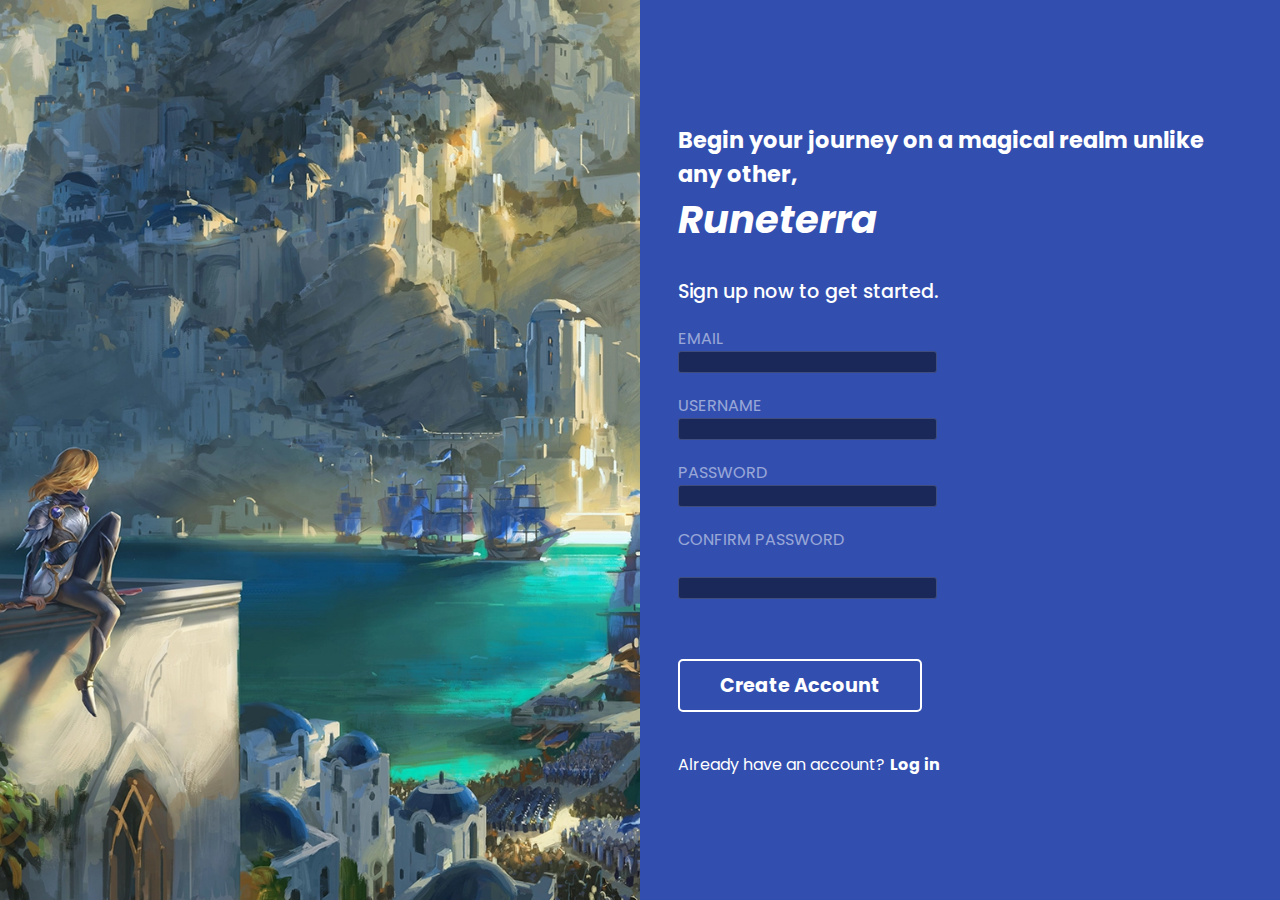
<file: index.html>
<!DOCTYPE html>
<html lang="en">
<head>
    <meta charset="UTF-8">
    <meta http-equiv="X-UA-Compatible" content="IE=edge">
    <meta name="viewport" content="width=device-width, initial-scale=1.0">
    <link href="https://fonts.googleapis.com/css2?family=Poppins:wght@200;300;400;500;600;700&display=swap" rel="stylesheet">
    <link rel="stylesheet" href="style.css">
    <title>Sign-up</title>
</head>
<body>
    <div class="content">
        <div class="picture">            
        </div>
        <div class="right">
            <div class="dummy-text left">
                <p><h3>Begin your journey on a magical realm unlike any other, </h3></p>
                <em><h1>Runeterra</h1></em>
                <br>
                <p>Sign up now to get started.</p>                
            </div>
            <form action="#">
                <div class="form left">   
                  <div class="input">
                        <label for="email">Email</label>
                        <input type="email" name="email" id="email" required>
                    </div>                  

                    <div class="input">
                        <label for="first-name">Username</label>
                        <input type="text" name="first-name" id="first-name" required>
                    </div>    

                    <div class="input"> 
                        <label for="password">Password</label>
                        <input type="password" name="passwor" id="passwor" required>
                    </div>
                    
                    <div class="input">
                        <label for="confirm-password">Confirm password</label>
                        <input type="password" name="confirm-password" id="confirm-password" required>
                    </div>
                </div>
                <div class="left button"><button type="submit">Create Account</button></div>
            </form>
            <div class="log-in left"><p>Already have an account?</p><a href="#">Log in</a></div>
        </div>

    </div>
</body>
</html>
</file>
<file: style.css>
:root{
  --color: #ffffff;
  --txt: white;
}

*{
  margin: 0px;
  padding: 0px;
  box-sizing: border-box;
  font-family: 'Poppins', sans-serif;
  color: var(--txt);

  /* outline: 1px solid red; */
}

.content {
  width: 100vw;
  height: 100vh;
}

.content,
.logo{
  display: flex;
  flex-flow: row wrap;
}


/* left side */

.picture{
  background-image: url(./pic.jpg);
  background-position: center;
  background-size: cover;
  background-repeat: no-repeat;
  width: 50vw;
}

h1{
  color: white;
}

/* right side */

.right{
  width: 50vw;
  background-color: #324fb0;
  display: flex;
  flex-flow: column nowrap;
  justify-content: center;
}

.left{
  padding-left: 3vw;
}

.dummy-text{
  font-weight: 500;
  width: 90%;
  font-size: 1.2rem;
}

.remote-text{
  margin: 40px 0 80px;
}


/* form */

.form{
  background-color: #324fb0;
  display: flex;
  flex-flow: column wrap;
  gap: 20px;
  padding-top: 20px;
  padding-bottom: 20px;
}

.input{
  display: flex;
  flex-flow: column wrap;
  width: 20%;
  font-size: 1rem;
  text-transform: uppercase;
  opacity: 50%;
}

input{
  background-color: rgb(2, 2, 2);
  border: 1px solid rgb(77, 77, 77);
  border-radius: 3px;
}

input:focus{
  outline: none;
  border: 2px solid var(--color);
}

button{
  background-color: rgba(0, 0, 0, 0);
  color: var(--color);
  font-weight: 700;
  font-size: 1.2em;
  border: 2px solid var(--color);
  border-radius: 5px;
  padding: 10px 40px;
  margin: 40px 0;
}

button:hover{
  background-color: var(--color);
  color: black;
  
}

.log-in{
  display: flex;
  gap: 5px;
}

a{
  text-decoration: none;
  color: var(--color);
  font-weight: 700;
}

a:hover{
  color: white;
}










@media only screen and (max-width: 600px)  {
  .content{
      flex-flow: column;
      height: auto;
      text-align: center;
  }
  .picture{
      width: 100vw;
      height: 15vh;
      display: flex;
      background-size: 100vw;
  }
  .logo{
      width: 100vw;
      position: static;
      gap: 10px;
  }
  .right{
      width: auto;
      height: auto;
  }
  .dummy-text{
      width: auto;
      margin-top: 30px;

  }
  .left{
      padding: 10px 20px;
  }
  .remote-text{
      padding: 20px 0;
      margin: 0;
  }
  .form{
      flex-flow: column nowrap;
      align-items: center;

  }
  .input{
      text-align: left;
      width: auto;
      font-size: 0.9em;
      justify-content: center;
      align-items: center;
  }
  input{
      font-size: 0.9rem;
      height: 1.5rem;
      width: 70vw;
  }
  .button,
  .log-in{
      display: flex;
      justify-content: center;
      margin-bottom: 0px;
  }
  button{
      margin-bottom: 0px;
      width: 60vw;
      padding: 10px 5px;
  }

}
</file>
